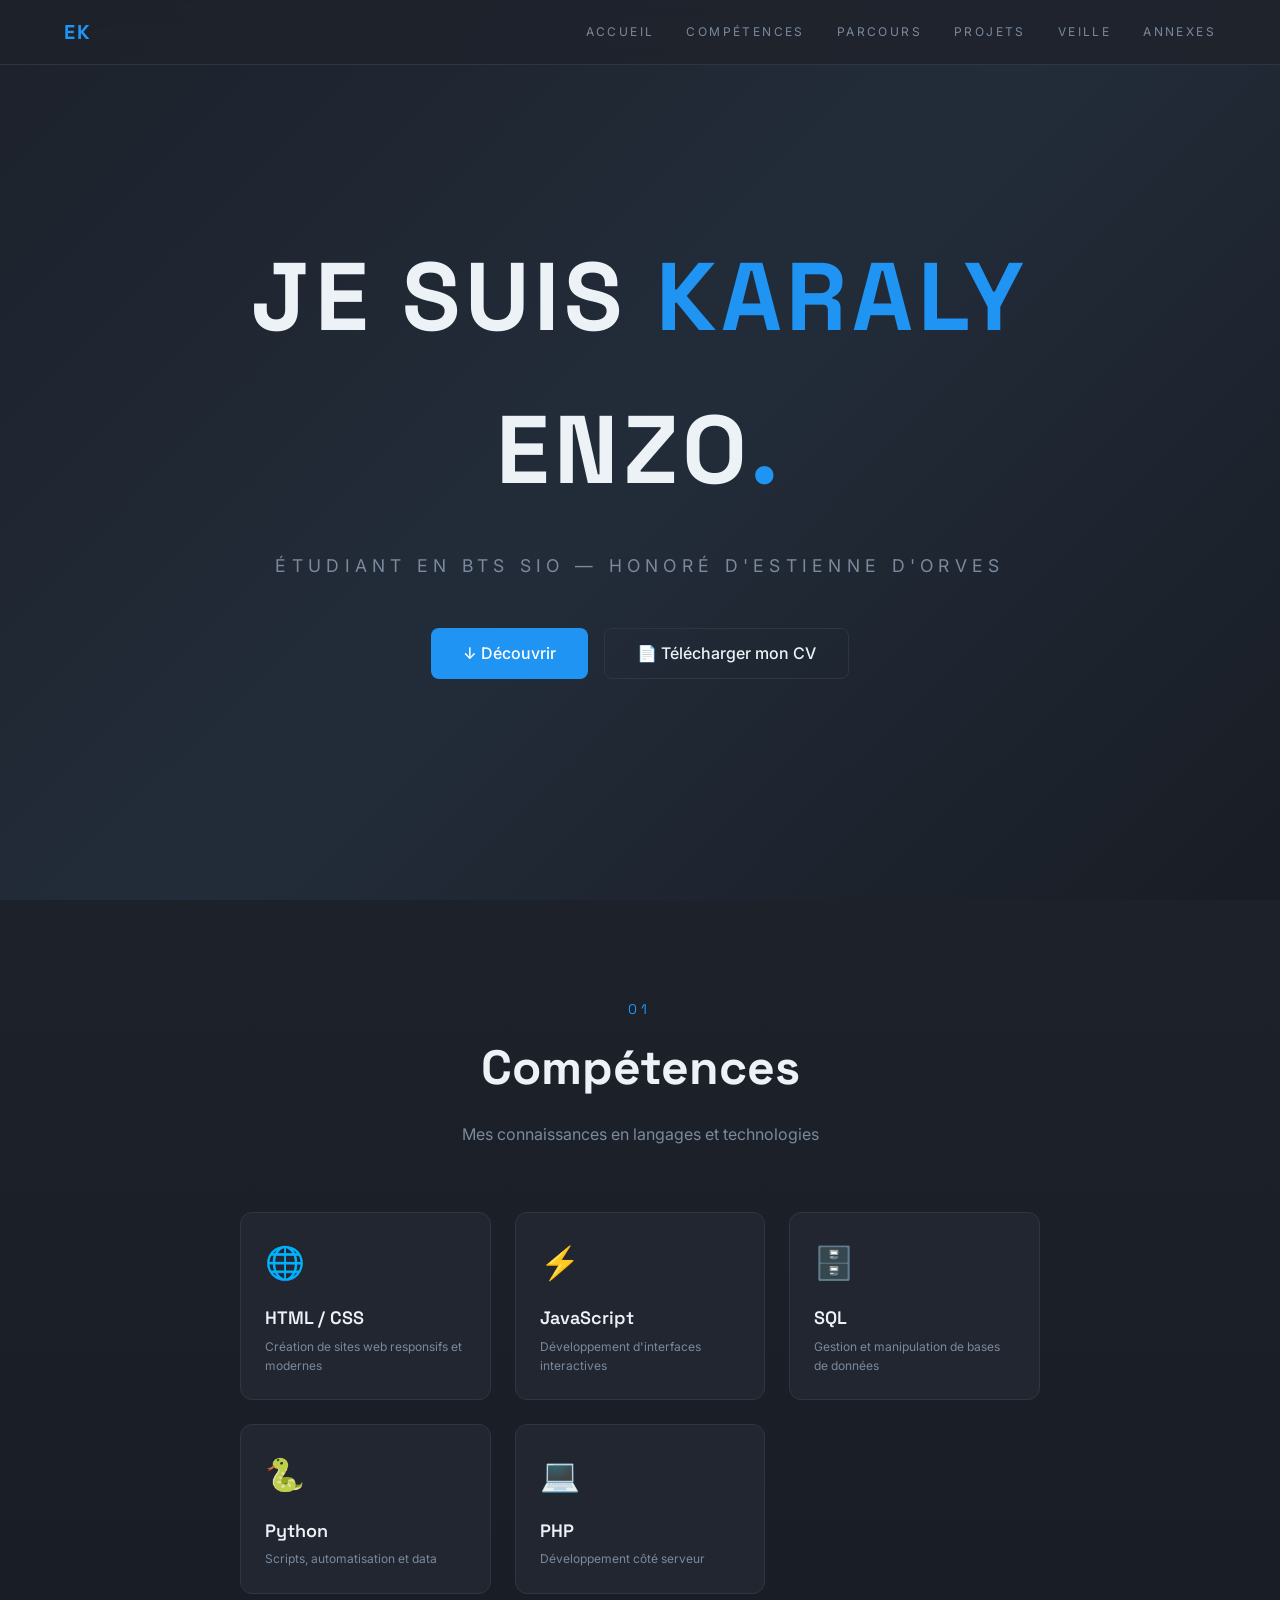
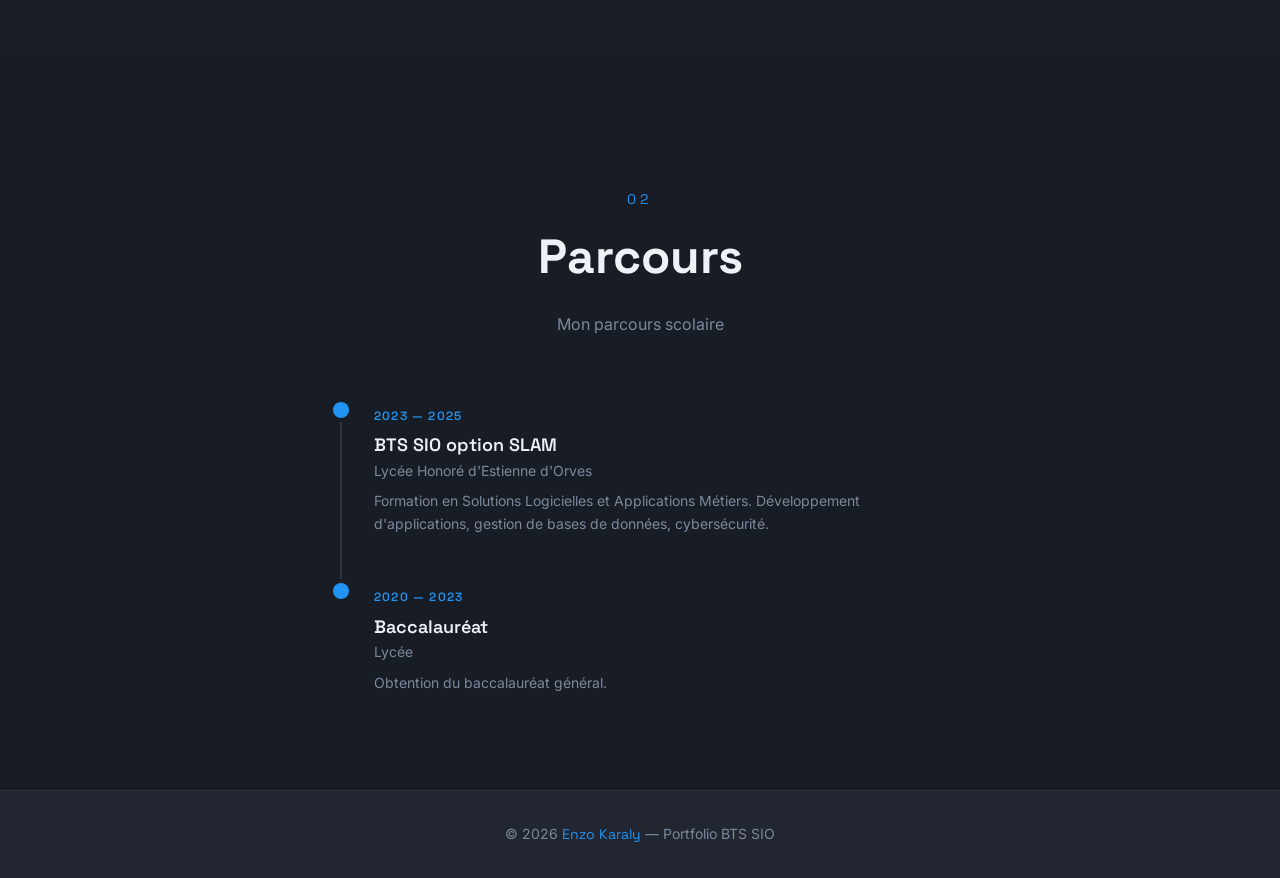
<file: index.html>
<!DOCTYPE html>
<html lang="fr">
<head>
  <meta charset="UTF-8">
  <meta name="viewport" content="width=device-width, initial-scale=1.0">
  <title>Accueil — Enzo Karaly</title>
  <meta name="description" content="Portfolio d'Enzo Karaly, étudiant en BTS SIO SLAM.">
  <link rel="stylesheet" href="style.css">
</head>
<body>
<nav>
  <div class="container">
    <a href="index.html" class="logo">EK</a>
    <div class="nav-links">
      <a href="index.html">Accueil</a>
      <a href="index.html#competences">Compétences</a>
      <a href="index.html#parcours">Parcours</a>
      <a href="projets.html">Projets</a>
      <a href="veille.html">Veille</a>
      <a href="annexes.html">Annexes</a>
    </div>
    <button class="hamburger" onclick="document.getElementById('mobile-menu').style.display = document.getElementById('mobile-menu').style.display === 'block' ? 'none' : 'block'">☰</button>
  </div>
  <div class="mobile-menu" id="mobile-menu">
    <a href="index.html">Accueil</a>
    <a href="index.html#competences">Compétences</a>
    <a href="index.html#parcours">Parcours</a>
    <a href="projets.html">Projets</a>
    <a href="veille.html">Veille</a>
    <a href="annexes.html">Annexes</a>
  </div>
</nav>

<section class="hero">
  <div class="hero-bg"></div>
  <div class="hero-content">
    <h1 class="font-display">JE SUIS <span class="accent">KARALY</span><br>ENZO<span class="accent">.</span></h1>
    <p class="subtitle">Étudiant en BTS SIO — Honoré d'Estienne d'Orves</p>
    <div class="buttons">
      <a href="#competences" class="btn-primary">↓ Découvrir</a>
      <a href="https://e913e2d2-1481-4cc6-b317-d223e9677787.filesusr.com/ugd/e8fa06_d0d378141735467a81538f4a71be8f2c.pdf" target="_blank" class="btn-outline">📄 Télécharger mon CV</a>
    </div>
  </div>
</section>

<section class="skills" id="competences">
  <div class="container">
    <div class="section-header">
      <span class="number">01</span>
      <h2 class="font-display">Compétences</h2>
      <p>Mes connaissances en langages et technologies</p>
    </div>
    <div class="skills-grid">
      <div class="skill-card"><div class="icon">🌐</div><h3>HTML / CSS</h3><p>Création de sites web responsifs et modernes</p></div>
      <div class="skill-card"><div class="icon">⚡</div><h3>JavaScript</h3><p>Développement d'interfaces interactives</p></div>
      <div class="skill-card"><div class="icon">🗄️</div><h3>SQL</h3><p>Gestion et manipulation de bases de données</p></div>
      <div class="skill-card"><div class="icon">🐍</div><h3>Python</h3><p>Scripts, automatisation et data</p></div>
      <div class="skill-card"><div class="icon">💻</div><h3>PHP</h3><p>Développement côté serveur</p></div>
    </div>
  </div>
</section>

<section class="timeline" id="parcours">
  <div class="container">
    <div class="section-header">
      <span class="number">02</span>
      <h2 class="font-display">Parcours</h2>
      <p>Mon parcours scolaire</p>
    </div>
    <div class="timeline-items">
      <div class="timeline-item">
        <div class="dot"></div>
        <span class="period">2023 — 2025</span>
        <h3>BTS SIO option SLAM</h3>
        <p class="place">Lycée Honoré d'Estienne d'Orves</p>
        <p class="desc">Formation en Solutions Logicielles et Applications Métiers. Développement d'applications, gestion de bases de données, cybersécurité.</p>
      </div>
      <div class="timeline-item">
        <div class="dot"></div>
        <span class="period">2020 — 2023</span>
        <h3>Baccalauréat</h3>
        <p class="place">Lycée</p>
        <p class="desc">Obtention du baccalauréat général.</p>
      </div>
    </div>
  </div>
</section>

<footer>
  <div class="container">
    <p>&copy; 2026 <span class="accent">Enzo Karaly</span> — Portfolio BTS SIO</p>
  </div>
</footer>
</body>
</html>
</file>
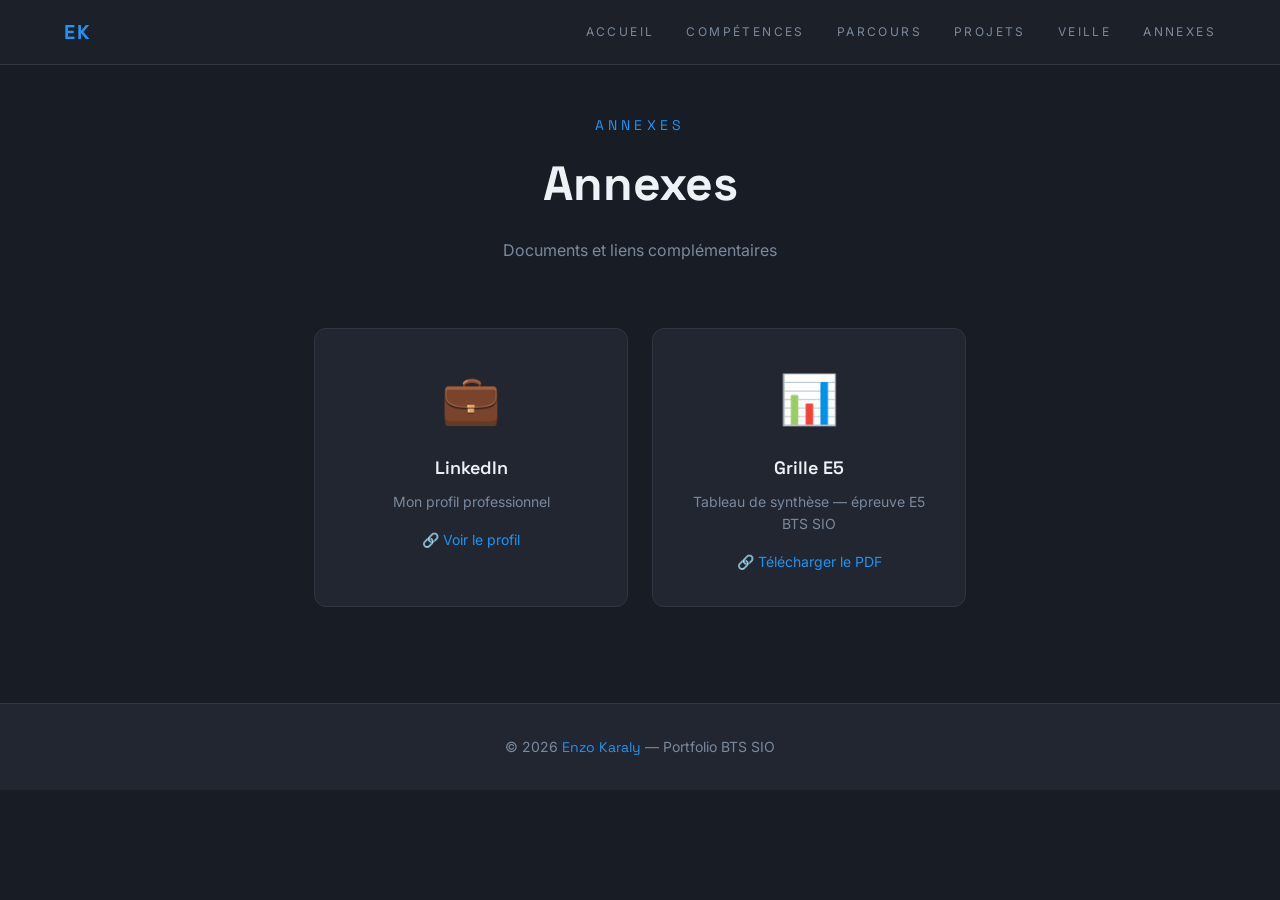
<file: annexes.html>
<!DOCTYPE html>
<html lang="fr">
<head>
  <meta charset="UTF-8">
  <meta name="viewport" content="width=device-width, initial-scale=1.0">
  <title>Annexes — Enzo Karaly</title>
  <meta name="description" content="Portfolio d'Enzo Karaly, étudiant en BTS SIO SLAM.">
  <link rel="stylesheet" href="style.css">
</head>
<body>
<nav>
  <div class="container">
    <a href="index.html" class="logo">EK</a>
    <div class="nav-links">
      <a href="index.html">Accueil</a>
      <a href="index.html#competences">Compétences</a>
      <a href="index.html#parcours">Parcours</a>
      <a href="projets.html">Projets</a>
      <a href="veille.html">Veille</a>
      <a href="annexes.html">Annexes</a>
    </div>
    <button class="hamburger" onclick="document.getElementById('mobile-menu').style.display = document.getElementById('mobile-menu').style.display === 'block' ? 'none' : 'block'">☰</button>
  </div>
  <div class="mobile-menu" id="mobile-menu">
    <a href="index.html">Accueil</a>
    <a href="index.html#competences">Compétences</a>
    <a href="index.html#parcours">Parcours</a>
    <a href="projets.html">Projets</a>
    <a href="veille.html">Veille</a>
    <a href="annexes.html">Annexes</a>
  </div>
</nav>

<section class="veille-section">
  <div class="container" style="max-width:700px">
    <div class="section-header">
      <span class="number">Annexes</span>
      <h2 class="font-display">Annexes</h2>
      <p>Documents et liens complémentaires</p>
    </div>
    <div class="annexes-grid">
      <a href="https://linkedin.com" target="_blank" class="annexe-card">
        <div class="icon">💼</div>
        <h3>LinkedIn</h3>
        <p>Mon profil professionnel</p>
        <span class="link">🔗 Voir le profil</span>
      </a>
      <a href="Karaly_Grille_E5.pdf" target="_blank" class="annexe-card">
        <div class="icon">📊</div>
        <h3>Grille E5</h3>
        <p>Tableau de synthèse — épreuve E5 BTS SIO</p>
        <span class="link">🔗 Télécharger le PDF</span>
      </a>
    </div>
  </div>
</section>

<footer>
  <div class="container">
    <p>&copy; 2026 <span class="accent">Enzo Karaly</span> — Portfolio BTS SIO</p>
  </div>
</footer>
</body>
</html>
</file>
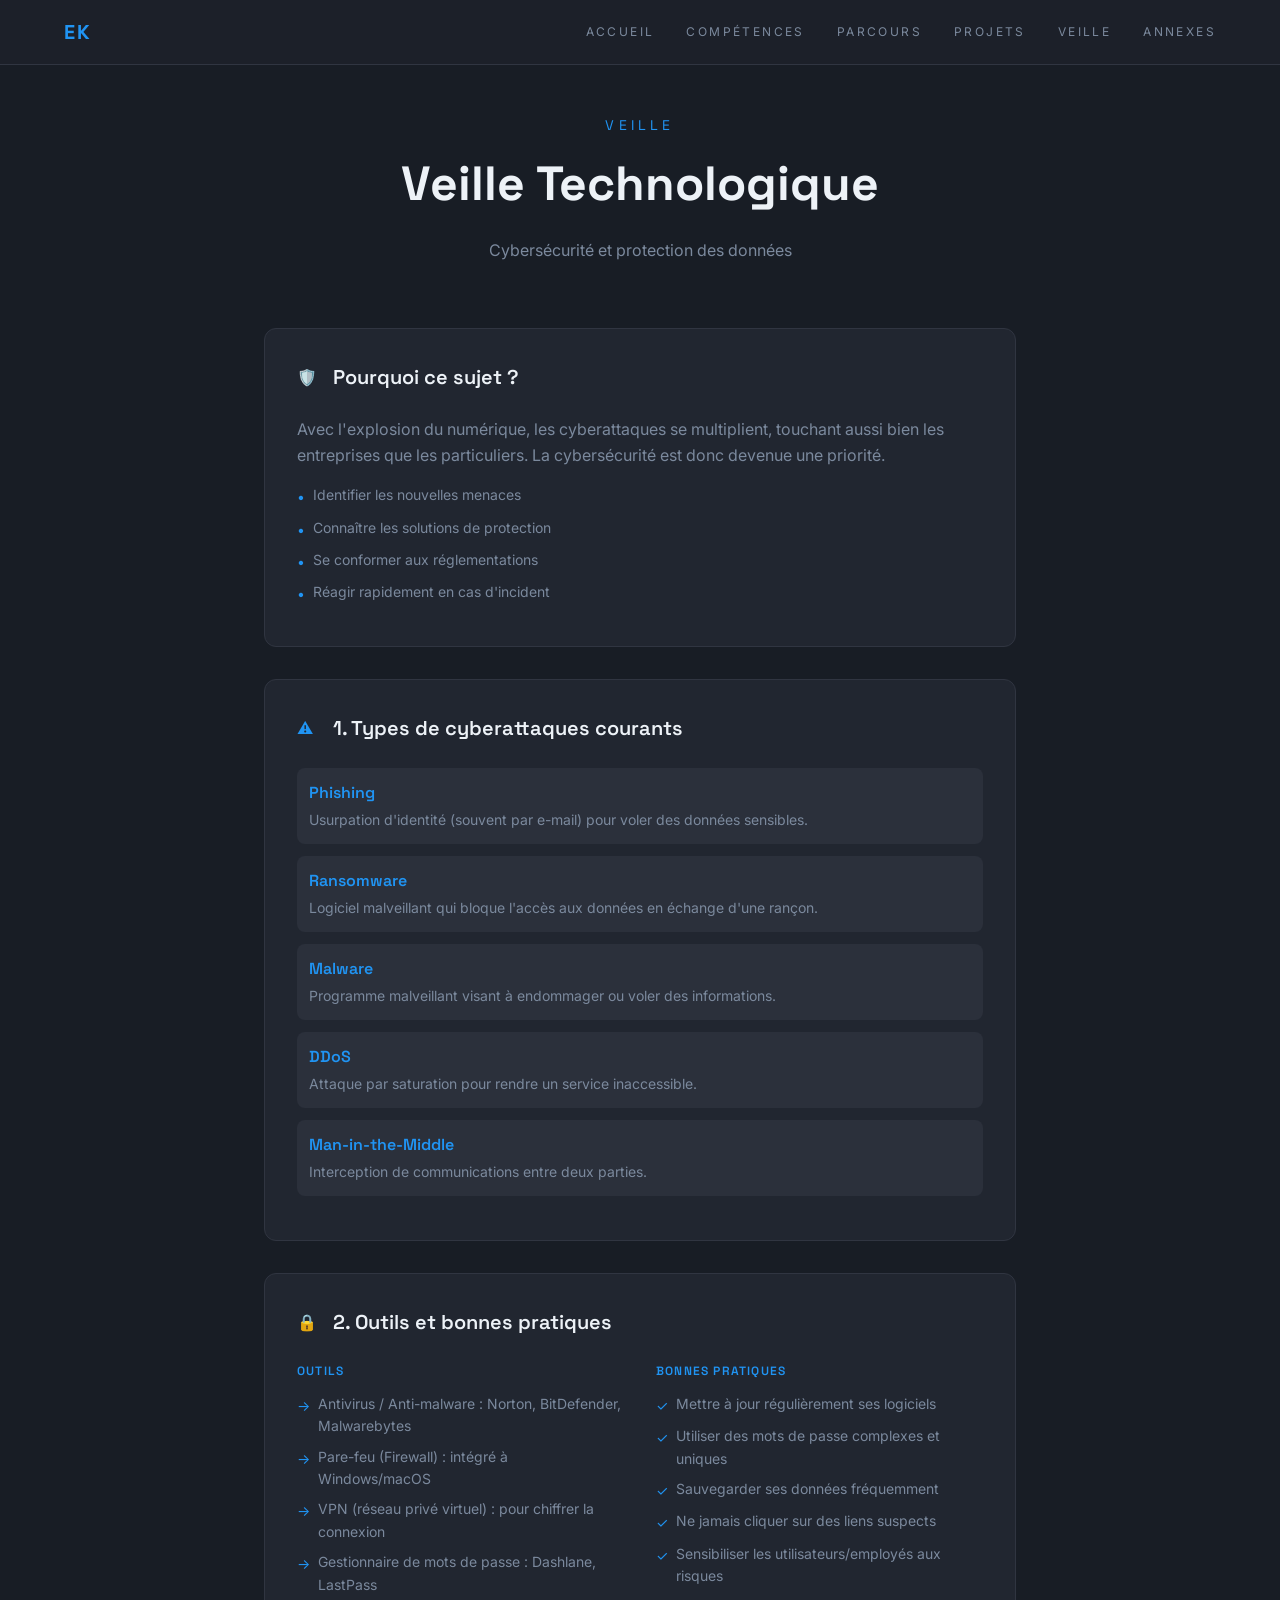
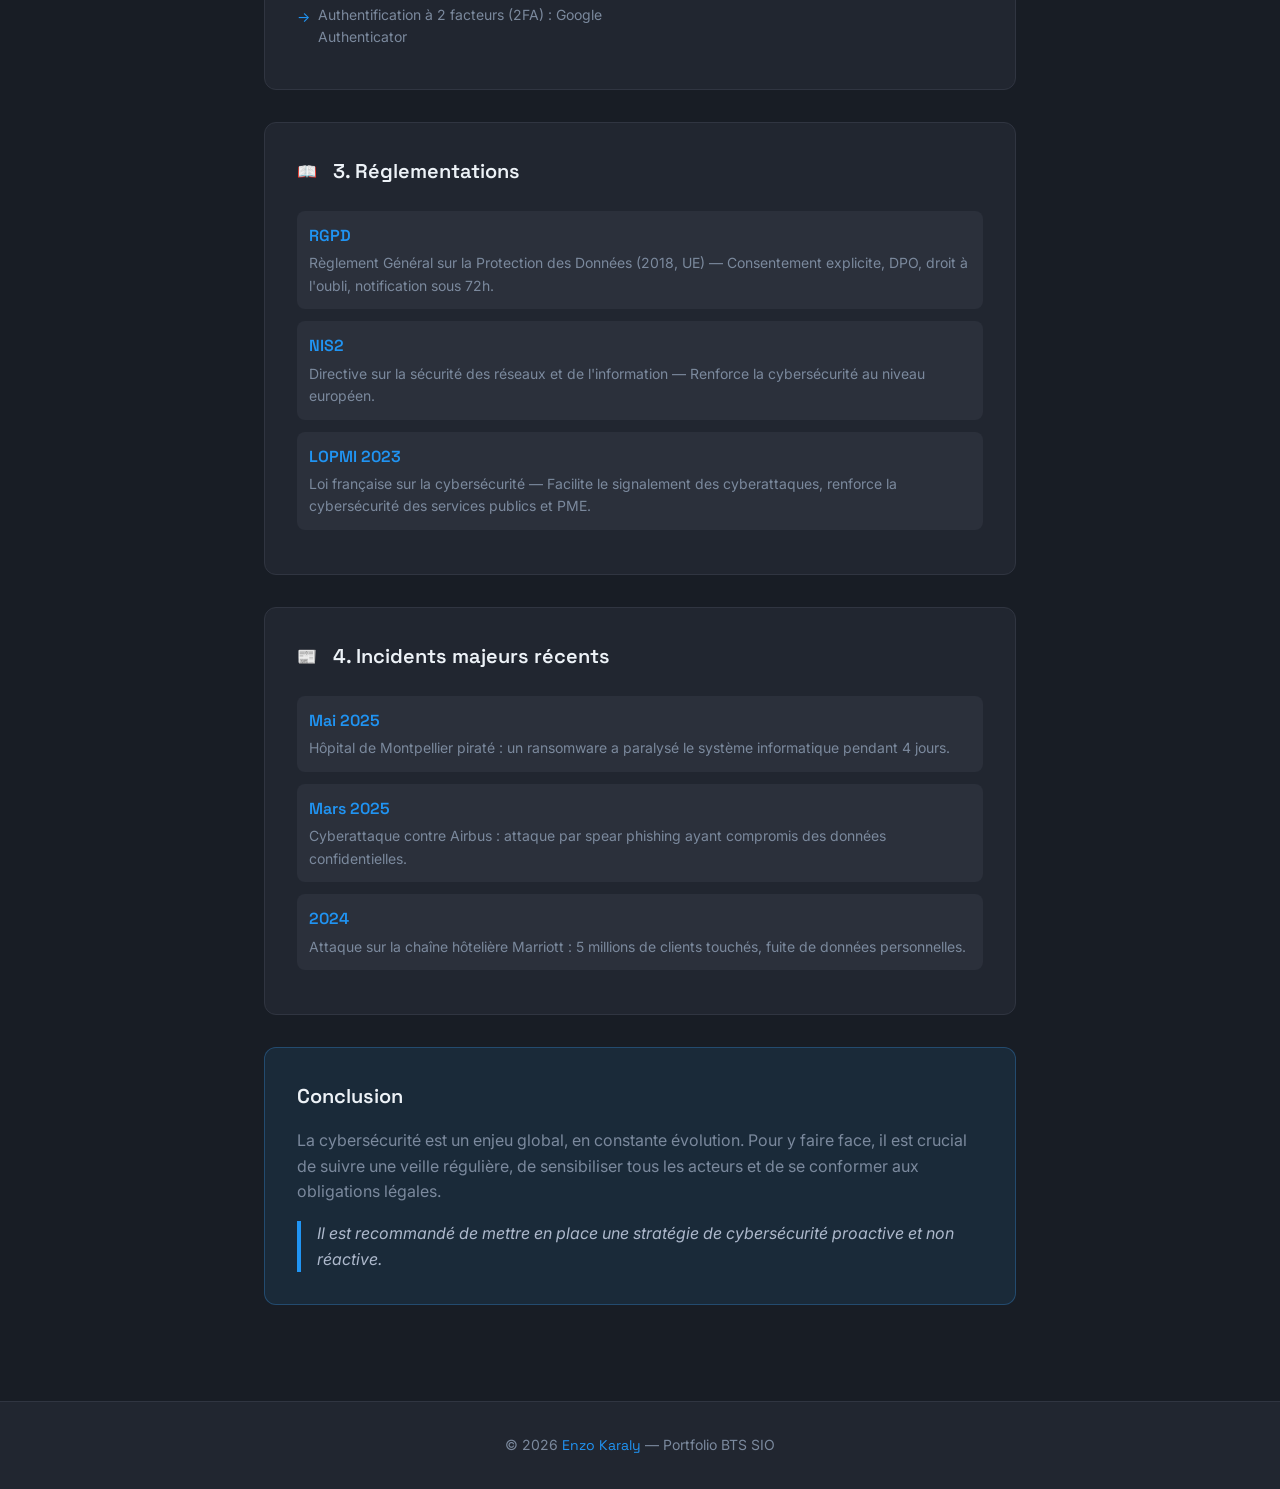
<file: veille.html>
<!DOCTYPE html>
<html lang="fr">
<head>
  <meta charset="UTF-8">
  <meta name="viewport" content="width=device-width, initial-scale=1.0">
  <title>Veille Technologique — Enzo Karaly</title>
  <meta name="description" content="Portfolio d'Enzo Karaly, étudiant en BTS SIO SLAM.">
  <link rel="stylesheet" href="style.css">
</head>
<body>
<nav>
  <div class="container">
    <a href="index.html" class="logo">EK</a>
    <div class="nav-links">
      <a href="index.html">Accueil</a>
      <a href="index.html#competences">Compétences</a>
      <a href="index.html#parcours">Parcours</a>
      <a href="projets.html">Projets</a>
      <a href="veille.html">Veille</a>
      <a href="annexes.html">Annexes</a>
    </div>
    <button class="hamburger" onclick="document.getElementById('mobile-menu').style.display = document.getElementById('mobile-menu').style.display === 'block' ? 'none' : 'block'">☰</button>
  </div>
  <div class="mobile-menu" id="mobile-menu">
    <a href="index.html">Accueil</a>
    <a href="index.html#competences">Compétences</a>
    <a href="index.html#parcours">Parcours</a>
    <a href="projets.html">Projets</a>
    <a href="veille.html">Veille</a>
    <a href="annexes.html">Annexes</a>
  </div>
</nav>

<section class="veille-section">
  <div class="container" style="max-width:800px">
    <div class="section-header">
      <span class="number">Veille</span>
      <h2 class="font-display">Veille Technologique</h2>
      <p>Cybersécurité et protection des données</p>
    </div>

    <div class="veille-card">
      <div class="card-header"><span class="icon-circle">🛡️</span><h3>Pourquoi ce sujet ?</h3></div>
      <p style="color:var(--muted);margin-bottom:1rem">Avec l'explosion du numérique, les cyberattaques se multiplient, touchant aussi bien les entreprises que les particuliers. La cybersécurité est donc devenue une priorité.</p>
      <ul class="veille-list">
        <li><span class="bullet">•</span> Identifier les nouvelles menaces</li>
        <li><span class="bullet">•</span> Connaître les solutions de protection</li>
        <li><span class="bullet">•</span> Se conformer aux réglementations</li>
        <li><span class="bullet">•</span> Réagir rapidement en cas d'incident</li>
      </ul>
    </div>

    <div class="veille-card">
      <div class="card-header"><span class="icon-circle">⚠️</span><h3>1. Types de cyberattaques courants</h3></div>
      <div class="veille-row"><span class="label">Phishing</span><span class="text">Usurpation d'identité (souvent par e-mail) pour voler des données sensibles.</span></div>
      <div class="veille-row"><span class="label">Ransomware</span><span class="text">Logiciel malveillant qui bloque l'accès aux données en échange d'une rançon.</span></div>
      <div class="veille-row"><span class="label">Malware</span><span class="text">Programme malveillant visant à endommager ou voler des informations.</span></div>
      <div class="veille-row"><span class="label">DDoS</span><span class="text">Attaque par saturation pour rendre un service inaccessible.</span></div>
      <div class="veille-row"><span class="label">Man-in-the-Middle</span><span class="text">Interception de communications entre deux parties.</span></div>
    </div>

    <div class="veille-card">
      <div class="card-header"><span class="icon-circle">🔒</span><h3>2. Outils et bonnes pratiques</h3></div>
      <div class="two-cols">
        <div>
          <div class="sub-title">Outils</div>
          <ul class="veille-list">
            <li><span class="bullet">→</span> Antivirus / Anti-malware : Norton, BitDefender, Malwarebytes</li>
            <li><span class="bullet">→</span> Pare-feu (Firewall) : intégré à Windows/macOS</li>
            <li><span class="bullet">→</span> VPN (réseau privé virtuel) : pour chiffrer la connexion</li>
            <li><span class="bullet">→</span> Gestionnaire de mots de passe : Dashlane, LastPass</li>
            <li><span class="bullet">→</span> Authentification à 2 facteurs (2FA) : Google Authenticator</li>
          </ul>
        </div>
        <div>
          <div class="sub-title">Bonnes pratiques</div>
          <ul class="veille-list">
            <li><span class="bullet">✓</span> Mettre à jour régulièrement ses logiciels</li>
            <li><span class="bullet">✓</span> Utiliser des mots de passe complexes et uniques</li>
            <li><span class="bullet">✓</span> Sauvegarder ses données fréquemment</li>
            <li><span class="bullet">✓</span> Ne jamais cliquer sur des liens suspects</li>
            <li><span class="bullet">✓</span> Sensibiliser les utilisateurs/employés aux risques</li>
          </ul>
        </div>
      </div>
    </div>

    <div class="veille-card">
      <div class="card-header"><span class="icon-circle">📖</span><h3>3. Réglementations</h3></div>
      <div class="veille-row"><span class="label">RGPD</span><span class="text">Règlement Général sur la Protection des Données (2018, UE) — Consentement explicite, DPO, droit à l'oubli, notification sous 72h.</span></div>
      <div class="veille-row"><span class="label">NIS2</span><span class="text">Directive sur la sécurité des réseaux et de l'information — Renforce la cybersécurité au niveau européen.</span></div>
      <div class="veille-row"><span class="label">LOPMI 2023</span><span class="text">Loi française sur la cybersécurité — Facilite le signalement des cyberattaques, renforce la cybersécurité des services publics et PME.</span></div>
    </div>

    <div class="veille-card">
      <div class="card-header"><span class="icon-circle">📰</span><h3>4. Incidents majeurs récents</h3></div>
      <div class="veille-row"><span class="label">Mai 2025</span><span class="text">Hôpital de Montpellier piraté : un ransomware a paralysé le système informatique pendant 4 jours.</span></div>
      <div class="veille-row"><span class="label">Mars 2025</span><span class="text">Cyberattaque contre Airbus : attaque par spear phishing ayant compromis des données confidentielles.</span></div>
      <div class="veille-row"><span class="label">2024</span><span class="text">Attaque sur la chaîne hôtelière Marriott : 5 millions de clients touchés, fuite de données personnelles.</span></div>
    </div>

    <div class="conclusion-card">
      <h3>Conclusion</h3>
      <p>La cybersécurité est un enjeu global, en constante évolution. Pour y faire face, il est crucial de suivre une veille régulière, de sensibiliser tous les acteurs et de se conformer aux obligations légales.</p>
      <blockquote>Il est recommandé de mettre en place une stratégie de cybersécurité proactive et non réactive.</blockquote>
    </div>
  </div>
</section>

<footer>
  <div class="container">
    <p>&copy; 2026 <span class="accent">Enzo Karaly</span> — Portfolio BTS SIO</p>
  </div>
</footer>
</body>
</html>
</file>
<file: style.css>
@import url('https://fonts.googleapis.com/css2?family=Inter:wght@300;400;500;600;700;800;900&family=Space+Grotesk:wght@400;500;600;700&display=swap');

* { margin: 0; padding: 0; box-sizing: border-box; }

:root {
  --bg: hsl(220, 20%, 12%);
  --bg-light: hsl(220, 18%, 16%);
  --bg-section: hsl(220, 18%, 14%);
  --fg: hsl(210, 40%, 95%);
  --primary: hsl(207, 90%, 54%);
  --muted: hsl(215, 15%, 55%);
  --border: hsl(220, 15%, 22%);
  --card: hsl(220, 18%, 16%);
  --secondary: hsl(220, 15%, 20%);
}

body {
  font-family: 'Inter', sans-serif;
  background: var(--bg);
  color: var(--fg);
  line-height: 1.6;
}

.font-display { font-family: 'Space Grotesk', sans-serif; }

a { color: inherit; text-decoration: none; }

.container { max-width: 1200px; margin: 0 auto; padding: 0 1.5rem; }

/* Navbar */
nav {
  position: fixed; top: 0; left: 0; right: 0; z-index: 50;
  background: rgba(30, 34, 43, 0.8);
  backdrop-filter: blur(12px);
  border-bottom: 1px solid var(--border);
}
nav .container {
  display: flex; align-items: center; justify-content: space-between; height: 64px;
}
nav .logo { font-family: 'Space Grotesk', sans-serif; font-size: 1.25rem; font-weight: 700; letter-spacing: 0.1em; color: var(--primary); }
nav .nav-links { display: flex; gap: 2rem; }
nav .nav-links a {
  font-size: 0.75rem; text-transform: uppercase; letter-spacing: 0.2em;
  color: var(--muted); transition: color 0.3s;
}
nav .nav-links a:hover, nav .nav-links a.active { color: var(--primary); }

/* Hamburger */
.hamburger { display: none; background: none; border: none; color: var(--fg); font-size: 1.5rem; cursor: pointer; }
.mobile-menu { display: none; background: var(--card); border-bottom: 1px solid var(--border); padding: 1rem 1.5rem; }
.mobile-menu a { display: block; padding: 0.5rem 0; font-size: 0.75rem; text-transform: uppercase; letter-spacing: 0.2em; color: var(--muted); }

@media (max-width: 768px) {
  nav .nav-links { display: none; }
  .hamburger { display: block; }
}

/* Hero */
.hero {
  min-height: 100vh; display: flex; align-items: center; justify-content: center;
  position: relative; overflow: hidden; text-align: center;
}
.hero-bg {
  position: absolute; inset: 0; background: linear-gradient(135deg, hsl(220,20%,14%) 0%, hsl(215,25%,18%) 50%, hsl(220,20%,12%) 100%);
}
.hero-content { position: relative; z-index: 10; }
.hero h1 { font-family: 'Space Grotesk', sans-serif; font-size: clamp(2.5rem, 8vw, 6rem); font-weight: 700; letter-spacing: 0.05em; margin-bottom: 1.5rem; }
.hero h1 .accent { color: var(--primary); }
.hero .subtitle { font-size: 1.1rem; letter-spacing: 0.3em; text-transform: uppercase; color: var(--muted); }
.hero .buttons { margin-top: 3rem; display: flex; flex-wrap: wrap; gap: 1rem; justify-content: center; }
.btn-primary {
  display: inline-flex; align-items: center; gap: 0.5rem;
  padding: 0.75rem 2rem; background: var(--primary); color: #fff;
  border-radius: 0.5rem; font-weight: 500; transition: opacity 0.3s;
}
.btn-primary:hover { opacity: 0.9; }
.btn-outline {
  display: inline-flex; align-items: center; gap: 0.5rem;
  padding: 0.75rem 2rem; border: 1px solid var(--border); color: var(--fg);
  border-radius: 0.5rem; font-weight: 500; transition: border-color 0.3s, color 0.3s;
}
.btn-outline:hover { border-color: var(--primary); color: var(--primary); }

/* Section headers */
.section-header { text-align: center; margin-bottom: 4rem; }
.section-header .number { color: var(--primary); font-family: 'Space Grotesk', sans-serif; font-size: 0.875rem; letter-spacing: 0.3em; text-transform: uppercase; }
.section-header h2 { font-family: 'Space Grotesk', sans-serif; font-size: clamp(2rem, 5vw, 3rem); font-weight: 700; margin-top: 0.5rem; }
.section-header p { color: var(--muted); margin-top: 1rem; max-width: 500px; margin-left: auto; margin-right: auto; }

/* Skills */
.skills { padding: 6rem 0; background: linear-gradient(180deg, hsl(220,18%,14%) 0%, hsl(220,20%,12%) 100%); }
.skills-grid { display: grid; grid-template-columns: repeat(auto-fit, minmax(250px, 1fr)); gap: 1.5rem; max-width: 800px; margin: 0 auto; }
.skill-card {
  background: var(--card); border: 1px solid var(--border); border-radius: 0.75rem;
  padding: 1.5rem; transition: all 0.3s;
}
.skill-card:hover { border-color: rgba(56, 152, 236, 0.5); transform: translateY(-4px); }
.skill-card .icon { font-size: 2rem; margin-bottom: 1rem; color: var(--primary); }
.skill-card h3 { font-family: 'Space Grotesk', sans-serif; font-weight: 600; font-size: 1.125rem; margin-bottom: 0.25rem; }
.skill-card p { font-size: 0.75rem; color: var(--muted); }

/* Timeline */
.timeline { padding: 6rem 0; }
.timeline-items { max-width: 600px; margin: 0 auto; }
.timeline-item { position: relative; padding-left: 2rem; padding-bottom: 3rem; border-left: 2px solid var(--border); }
.timeline-item:last-child { border-left-color: transparent; padding-bottom: 0; }
.timeline-item .dot {
  position: absolute; left: 0; top: 0; width: 1rem; height: 1rem;
  background: var(--primary); border-radius: 50%; transform: translateX(-9px);
  box-shadow: 0 0 0 4px var(--bg);
}
.timeline-item .period { font-size: 0.75rem; color: var(--primary); font-family: 'Space Grotesk', sans-serif; letter-spacing: 0.1em; font-weight: 600; }
.timeline-item h3 { font-family: 'Space Grotesk', sans-serif; font-weight: 600; font-size: 1.125rem; margin-top: 0.25rem; }
.timeline-item .place { font-size: 0.875rem; color: var(--muted); }
.timeline-item .desc { font-size: 0.875rem; color: var(--muted); margin-top: 0.5rem; line-height: 1.6; }

/* Footer */
footer { border-top: 1px solid var(--border); padding: 2rem 0; background: var(--card); text-align: center; }
footer p { font-size: 0.875rem; color: var(--muted); }
footer .accent { color: var(--primary); font-family: 'Space Grotesk', sans-serif; }

/* Project cards */
.projects-grid { display: grid; grid-template-columns: repeat(auto-fit, minmax(300px, 1fr)); gap: 2rem; max-width: 1000px; margin: 0 auto; }
.project-card {
  background: var(--card); border: 1px solid var(--border); border-radius: 0.75rem;
  overflow: hidden; transition: all 0.3s;
}
.project-card:hover { border-color: rgba(56,152,236,0.5); transform: translateY(-4px); }
.project-card img { width: 100%; height: 192px; object-fit: cover; transition: transform 0.5s; }
.project-card:hover img { transform: scale(1.05); }
.project-card .card-body { padding: 1.5rem; }
.project-card .card-title { display: flex; align-items: center; gap: 0.75rem; margin-bottom: 0.75rem; }
.project-card h3 { font-family: 'Space Grotesk', sans-serif; font-weight: 600; font-size: 1.125rem; }
.project-card .card-desc { font-size: 0.875rem; color: var(--muted); line-height: 1.6; margin-bottom: 1rem; }
.project-card .card-link { font-size: 0.875rem; color: var(--primary); display: inline-flex; align-items: center; gap: 0.5rem; }
.project-card .card-link:hover { text-decoration: underline; }

/* Veille */
.veille-section { padding: 7rem 0 6rem; }
.veille-card {
  background: var(--card); border: 1px solid var(--border); border-radius: 0.75rem;
  padding: 2rem; margin-bottom: 2rem;
}
.veille-card .card-header { display: flex; align-items: center; gap: 0.75rem; margin-bottom: 1.5rem; }
.veille-card .card-header h3 { font-family: 'Space Grotesk', sans-serif; font-size: 1.25rem; font-weight: 600; }
.veille-card .icon-circle { width: 1.5rem; height: 1.5rem; color: var(--primary); }
.veille-list { list-style: none; }
.veille-list li { display: flex; align-items: flex-start; gap: 0.5rem; font-size: 0.875rem; color: var(--muted); margin-bottom: 0.5rem; }
.veille-list .bullet { color: var(--primary); margin-top: 2px; }
.veille-row { display: flex; flex-direction: column; gap: 0.25rem; padding: 0.75rem; background: var(--secondary); border-radius: 0.5rem; margin-bottom: 0.75rem; }
.veille-row .label { font-family: 'Space Grotesk', sans-serif; font-weight: 600; color: var(--primary); min-width: 160px; }
.veille-row .text { font-size: 0.875rem; color: var(--muted); }
.two-cols { display: grid; grid-template-columns: 1fr 1fr; gap: 2rem; }
@media (max-width: 768px) { .two-cols { grid-template-columns: 1fr; } }
.sub-title { font-family: 'Space Grotesk', sans-serif; font-weight: 600; font-size: 0.75rem; text-transform: uppercase; letter-spacing: 0.1em; color: var(--primary); margin-bottom: 0.75rem; }
.conclusion-card {
  background: rgba(56,152,236,0.1); border: 1px solid rgba(56,152,236,0.3);
  border-radius: 0.75rem; padding: 2rem;
}
.conclusion-card h3 { font-family: 'Space Grotesk', sans-serif; font-size: 1.25rem; font-weight: 600; margin-bottom: 1rem; }
.conclusion-card p { color: var(--muted); line-height: 1.6; margin-bottom: 1rem; }
.conclusion-card blockquote { border-left: 4px solid var(--primary); padding-left: 1rem; font-style: italic; color: rgba(210,220,240,0.8); }

/* Annexes */
.annexes-grid { display: grid; grid-template-columns: repeat(auto-fit, minmax(250px, 1fr)); gap: 1.5rem; }
.annexe-card {
  background: var(--card); border: 1px solid var(--border); border-radius: 0.75rem;
  padding: 2rem; text-align: center; transition: all 0.3s; display: flex; flex-direction: column; align-items: center;
}
.annexe-card:hover { border-color: rgba(56,152,236,0.5); transform: translateY(-4px); }
.annexe-card .icon { font-size: 3rem; color: var(--primary); margin-bottom: 1rem; }
.annexe-card h3 { font-family: 'Space Grotesk', sans-serif; font-weight: 600; font-size: 1.125rem; margin-bottom: 0.5rem; }
.annexe-card p { font-size: 0.875rem; color: var(--muted); margin-bottom: 1rem; }
.annexe-card .link { font-size: 0.875rem; color: var(--primary); display: inline-flex; align-items: center; gap: 0.5rem; }
</file>
